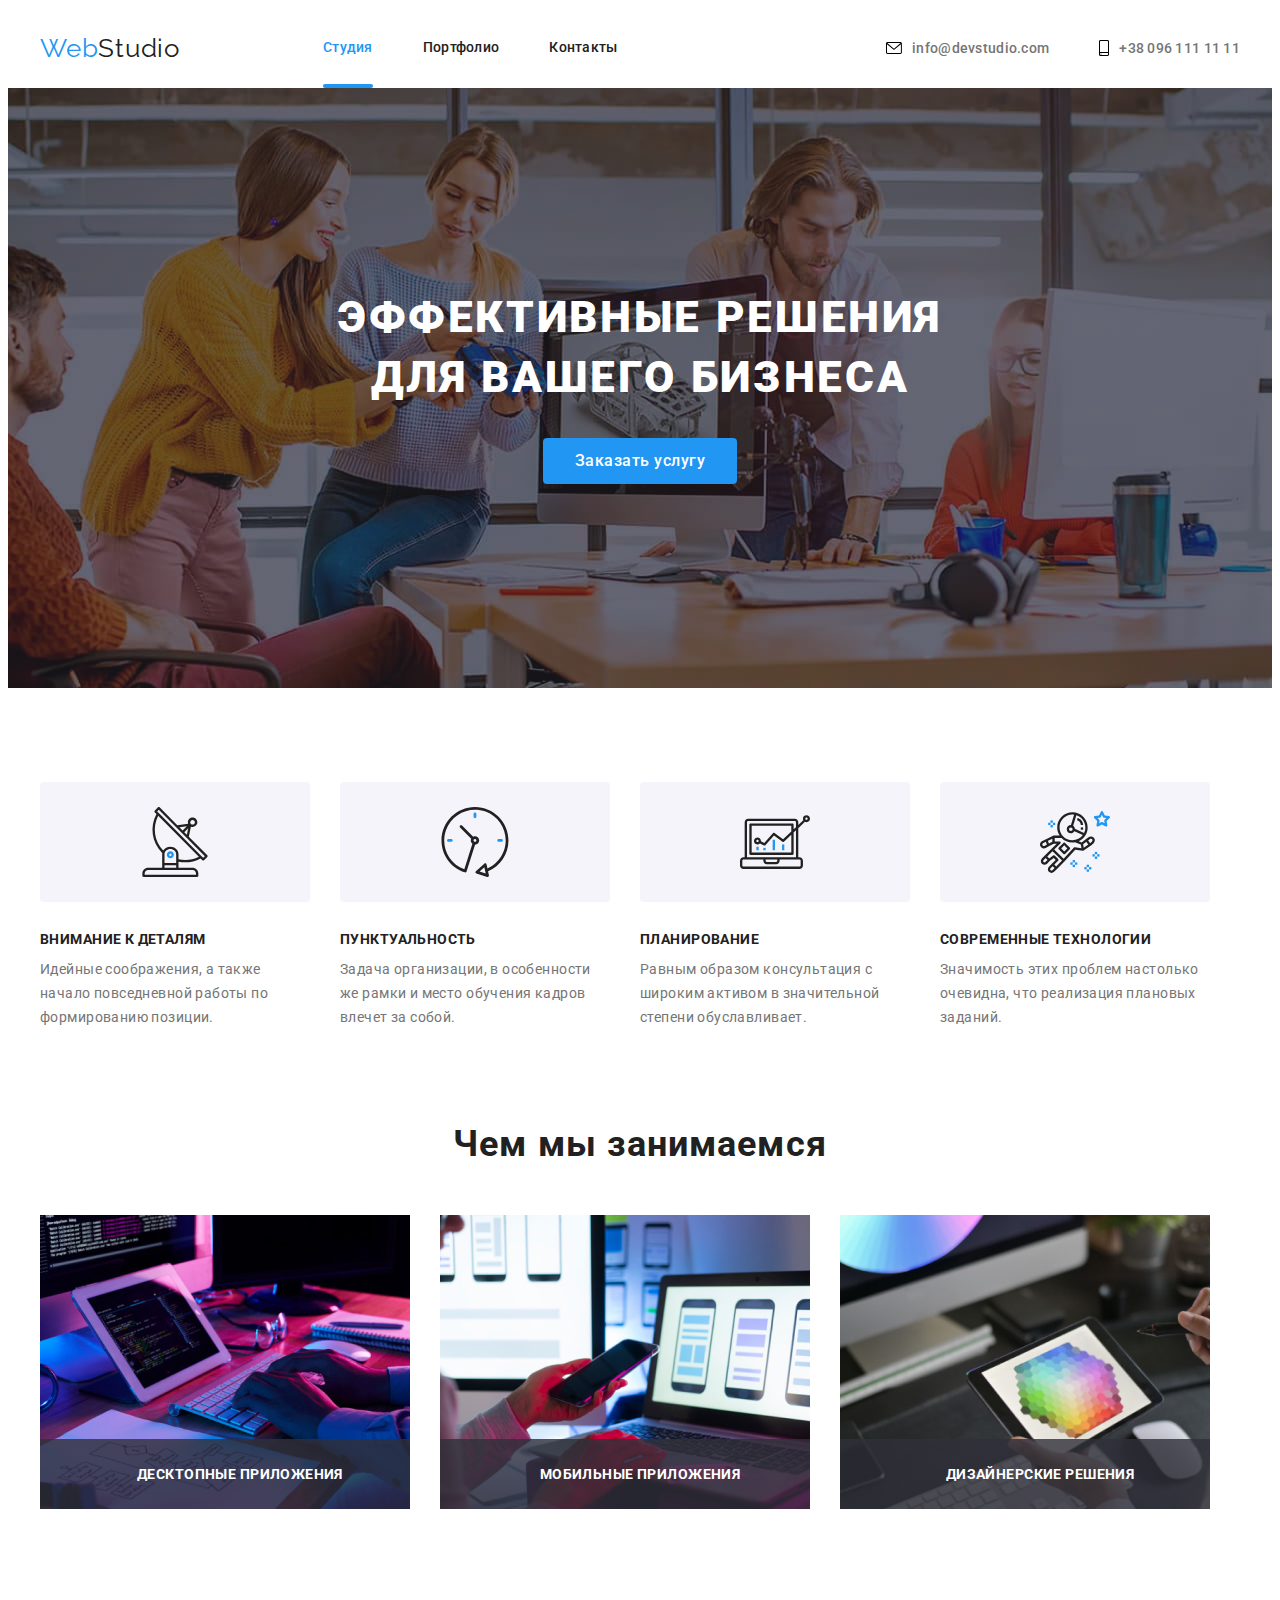
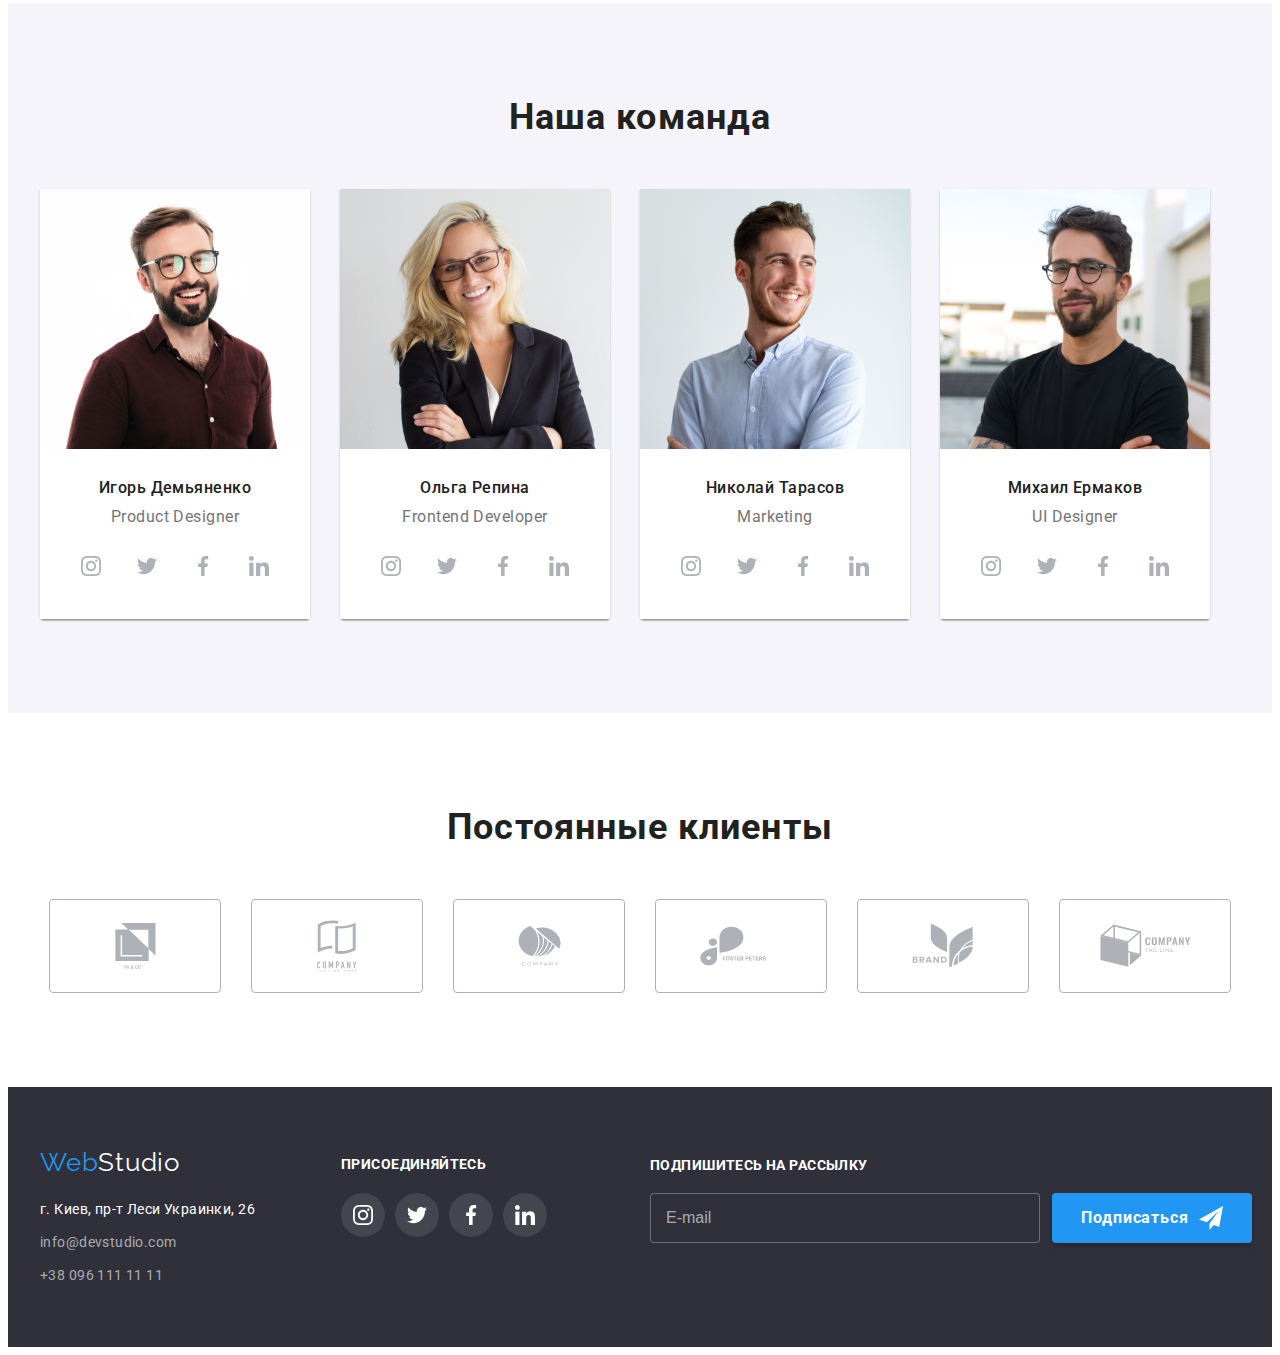
<file: index.html>
<!DOCTYPE html>
<html lang="ru">

<head>
	<meta charset="UTF-8" />
	<meta http-equiv="X-UA-Compatible" content="IE=edge" />
	<meta name="viewport" content="width=device-width, initial-scale=1.0" />
	<title>Studio</title>

	<link rel="stylesheet" href="https://cdnjs.cloudflare.com/ajax/libs/modern-normalize/1.1.0/modern-normalize.min.css"
		integrity="sha512-wpPYUAdjBVSE4KJnH1VR1HeZfpl1ub8YT/NKx4PuQ5NmX2tKuGu6U/JRp5y+Y8XG2tV+wKQpNHVUX03MfMFn9Q=="
		crossorigin="anonymous" referrerpolicy="no-referrer" />

	<link rel="preconnect" href="https://fonts.googleapis.com">

	<link rel="preconnect" href="https://fonts.gstatic.com" crossorigin>

	<link href="https://fonts.googleapis.com/css2?family=Raleway:wght@700&family=Roboto:wght@400;500;700;900&display=swap"
		rel="stylesheet">
	<link rel="stylesheet" href="https://cdnjs.cloudflare.com/ajax/libs/animate.css/4.1.1/animate.min.css" />

	<link rel="stylesheet" href="./css/main.min.css" />


</head>

<body>
	<header class="header">
		<div class="container header-container">
			<a class="logo link" href="">Web<span>Studio</span></a>
			<nav>
				<ul class="site-nav list">
					<li class="site-nav__item"><a href="" class="site-nav__link current  link">Студия</a></li>
					<li class="site-nav__item"><a href="./portfolio.html " class="site-nav__link  link">Портфолио</a></li>
					<li class="site-nav__item"><a href="" class="site-nav__link link">Контакты</a></li>
				</ul>
			</nav>
			<div class="contact">
				<a href="mailto:info@devstudio.com" class="contact__link link">
					<svg class="contact__icon" width="16" height="12">
						<use href="./images/icons.svg#icon-envelope-hover"></use>
					</svg>
					info@devstudio.com</a>
				<a href="tel:+380961111111" class="contact__link link "><svg class="contact__icon" width="10" height="16">
						<use href="./images/icons.svg#icon-smartphone"></use>
					</svg>
					+38 096 111 11 11
				</a>
			</div>
		</div>

	</header>

	<main>
		<section class="hero">
			<div class="overlay">
				<div class="hero__box container">
					<h1 class="hero__title">Эффективные решения для вашего бизнеса</h1>


					<button data-modal-open type="button" class="button primary">Заказать услугу</button>

					<div class="backdrop is-hidden" data-modal>
						<div class="modal">


							<button data-modal-close type="button" class="button-close">
								<svg class="close-icon" width="11" height="11">
									<use href="./images/icons.svg#icon-close-black-18dp-2-1">
									</use>
								</svg></button>


							<form class="form" autocomplete="off">

								<p class="form__title">Оставьте свои данные, мы вам перезвоним</p>

								<div class="form__field">
									<input class="form__input" type="text" name="username" id="username" />
									<label class="form__label" for="username">Имя</label>
									<svg class="form__icon" width="20" height="20">
										<use href="./images/icons.svg#icon-person-black"></use>
									</svg>
								</div>

								<div class="form__field">

									<input class="form__input" type="tel" name="phone_number" id="phone-number" />
									<label class="form__label" for="phone-number">Телефон</label>
									<svg class="form__icon" width="20" height="20">
										<use href="./images/icons.svg#icon-phone-black-18dp-1"></use>
									</svg>
								</div>

								<div class="form__field">

									<input class="form__input" type="email" name="user-email" id="user-email" />
									<label class="form__label" for="user-email">Почта</label>
									<svg class="form__icon" width="20" height="20">
										<use href="./images/icons.svg#icon-email-black-18dp-1"></use>
									</svg>
								</div>

								<div class="form__field">

									<textarea class="form__input" name="comments" id="comments" rows="5"
										placeholder="Введите текст"></textarea>
									<label class="form__label" for="comments">Комментарий
									</label>
								</div>


								<div class="checkbox">

									<label class="checkbox__label">
										<input type="checkbox" class="checkbox__input">
										<span class="checkbox__icon"></span>
										Соглашаюсь с рассылкой и принимаю
										<a class="checkbox__link" href="">&nbsp;Условия договора</a>
									</label>
								</div>

								<button class="button-submit" type="submit">Отправить</button>

							</form>

						</div>
					</div>
				</div>
			</div>
		</section>

		<section class="features">
			<div class="container">
				<ul class="features__list list">
					<li class="features__item icon-attention">
						<p class="features__title">Внимание к деталям</p>
						<p class="features__text">
							Идейные соображения, а также начало повседневной работы по
							формированию позиции.
						</p>
					</li>

					<li class="features__item icon-punctuality">
						<p class="features__title">Пунктуальность</p>
						<p class="features__text">
							Задача организации, в особенности же рамки и место обучения кадров
							влечет за собой.
						</p>
					</li>

					<li class="features__item icon-planning">
						<p class="features__title">Планирование</p>
						<p class="features__text">
							Равным образом консультация с широким активом в значительной
							степени обуславливает.
						</p>
					</li>

					<li class="features__item icon-technologies">
						<p class="features__title">Современные технологии</p>
						<p class="features__text">
							Значимость этих проблем настолько очевидна, что реализация
							плановых заданий.
						</p>
					</li>
				</ul>
			</div>
		</section>

		<section class="services">
			<div class="container">
				<h2 class="section-title">Чем мы занимаемся</h2>
				<ul class="services__list list">
					<li class="services__item">

						<img src="./images/what we do/img1.jpg" alt="чем мы занимаемся 1" width="370" />
						<div class="services__box">
							<p class="services__descr">Десктопные приложения</p>
						</div>
					</li>


					<li class="services__item">
						<img src="./images/what we do/img2.jpg" alt="чем мы занимаемся 2" width="370" />

						<div class="services__box">
							<p class="services__descr">Мобильные приложения</p>
						</div>
					</li>


					<li class="services__item">
						<img src="./images/what we do/img3.jpg" alt="чем мы занимаемся 3" width="370" />

						<div class="services__box">
							<p class="services__descr">Дизайнерские решения</p>
						</div>
					</li>
				</ul>
			</div>
		</section>

		<section class="team">
			<div class="container">
				<h2 class="section-title">Наша команда</h2>


				<ul class="team__list list">
					<li class="team__card">
						<img src="./images/team/img1.jpg" alt="демьяненко" width="270" />
						<div class="team__info">
							<p class="team__name">Игорь Демьяненко</p>
							<p class="team__position">Product Designer</p>


							<ul class="social-media list">
								<li class="social-media__item">
									<a class="social-media__link link" href="">
										<svg class="social-media__icon" width="20" height="20">
											<use href="./images/icons.svg#icon-instagram-2"></use>
										</svg>
									</a>
								</li>

								<li class="social-media__item">
									<a class="social-media__link link" href="">
										<svg class="social-media__icon" width="20" height="20">
											<use href="./images/icons.svg#icon-twitter-1"></use>
										</svg>
									</a>
								</li>

								<li class="social-media__item">
									<a class="social-media__link link" href="">
										<svg class="social-media__icon" width="20" height="20">
											<use href="./images/icons.svg#icon-facebook-1"></use>
										</svg>
									</a>
								</li>

								<li class="social-media__item">
									<a class="social-media__link link" href="">
										<svg class="social-media__icon" width="20" height="20">
											<use href="./images/icons.svg#icon-linkedin-1"></use>
										</svg>
									</a>
								</li>
							</ul>
						</div>

					</li>

					<li class="team__card">
						<img src="./images/team/img2.jpg" alt="репина" width="270" />
						<div class="team__info">
							<p class="team__name">Ольга Репина</p>
							<p class="team__position">Frontend Developer</p>


							<ul class="social-media list">
								<li class="social-media__item">
									<a class="social-media__link link" href="">
										<svg class="social-media__icon" width="20" height="20">
											<use href="./images/icons.svg#icon-instagram-2"></use>
										</svg>
									</a>
								</li>

								<li class="social-media__item">
									<a class="social-media__link link" href="">
										<svg class="social-media__icon" width="20" height="20">
											<use href="./images/icons.svg#icon-twitter-1"></use>
									</a>
									</svg>
								</li>

								<li class="social-media__item">
									<a class="social-media__link link" href="">
										<svg class="social-media__icon" width="20" height="20">
											<use href="./images/icons.svg#icon-facebook-1"></use>
										</svg>
									</a>
								</li>

								<li class="social-media__item">
									<a class="social-media__link link" href="">
										<svg class="social-media__icon" width="20" height="20">
											<use href="./images/icons.svg#icon-linkedin-1"></use>
										</svg>
									</a>
								</li>
							</ul>
						</div>
					</li>

					<li class="team__card">
						<img src="./images/team/img3.jpg" alt="тарасов" width="270" />
						<div class="team__info">
							<p class="team__name">Николай Тарасов</p>
							<p class="team__position">Marketing</p>

							<ul class="social-media list">
								<li class="social-media__item">
									<a class="social-media__link link" href="">
										<svg class="social-media__icon" width="20" height="20">
											<use href="./images/icons.svg#icon-instagram-2"></use>
										</svg>
									</a>
								</li>

								<li class="social-media__item">
									<a class="social-media__link link" href="">
										<svg class="social-media__icon" width="20" height="20">
											<use href="./images/icons.svg#icon-twitter-1"></use>
									</a>
									</svg>
								</li>

								<li class="social-media__item">
									<a class="social-media__link link" href="">
										<svg class="social-media__icon" width="20" height="20">
											<use href="./images/icons.svg#icon-facebook-1"></use>
										</svg>
									</a>
								</li>

								<li class="social-media__item">
									<a class="social-media__link link" href="">
										<svg class="social-media__icon" width="20" height="20">
											<use href="./images/icons.svg#icon-linkedin-1"></use>
										</svg>
									</a>
								</li>
							</ul>
						</div>
					</li>

					<li class="team__card">
						<img src="./images/team/img4.jpg" alt="ермаков" width="270" />
						<div class="team__info">
							<p class="team__name">Михаил Ермаков</p>
							<p class="team__position">UI Designer</p>

							<ul class="social-media list">
								<li class="social-media__item">
									<a class="social-media__link link" href="">
										<svg class="social-media__icon" width="20" height="20">
											<use href="./images/icons.svg#icon-instagram-2"></use>
										</svg>
									</a>
								</li>

								<li class="social-media__item">
									<a class="social-media__link link" href="">
										<svg class="social-media__icon" width="20" height="20">
											<use href="./images/icons.svg#icon-twitter-1"></use>
									</a>
									</svg>
								</li>

								<li class="social-media__item">
									<a class="social-media__link link" href="">
										<svg class="social-media__icon" width="20" height="20">
											<use href="./images/icons.svg#icon-facebook-1"></use>
										</svg>
									</a>
								</li>

								<li class="social-media__item">
									<a class="social-media__link link" href="">
										<svg class="social-media__icon" width="20" height="20">
											<use href="./images/icons.svg#icon-linkedin-1"></use>
										</svg>
									</a>
								</li>
							</ul>
						</div>
					</li>
				</ul>
			</div>
		</section>

		<section class="clients">
			<div class="container">
				<h2 class="section-title">Постоянные клиенты</h2>
				<ul class="clients__list list">
					<li class="clients__item"><a href="" class="clients__link link ">
							<svg class="clients__icon" width="41" height="46">
								<use href="./images/icons.svg#icon-group1"></use>
							</svg> </a> </li>

					<li class="clients__item"><a href="" class="clients__link link ">
							<svg class="clients__icon" width="40" height="52">
								<use href="./images/icons.svg#icon-group2"></use>
							</svg> </a> </li>

					<li class="clients__item"><a href="" class="clients__link link ">
							<svg class="clients__icon" width="43" height="41">
								<use href="./images/icons.svg#icon-group3"></use>
							</svg> </a> </li>

					<li class="clients__item"><a href="" class="clients__link link">
							<svg class="clients__icon" width="84" height="40">
								<use href="./images/icons.svg#icon-group4"></use>
							</svg> </a> </li>

					<li class="clients__item"><a href="" class="clients__link link">
							<svg class="clients__icon" width="62" height="45">
								<use href="./images/icons.svg#icon-group5"></use>
							</svg> </a></li>

					<li class="clients__item"><a href="" class="clients__link link ">
							<svg class="clients__icon" width="93" height="43">
								<use href="./images/icons.svg#icon-group6"></use>
							</svg></a></li>

				</ul>

			</div>
		</section>
	</main>



	<footer class="footer">
		<div class="container">
			<div class="footer__info">
				<div class="address">
					<a class="logo link footer__logo" href="">Web<span>Studio</span></a>
					<address class="footer__address">
						<p class="footer__street">г. Киев, пр-т Леси Украинки, 26</p>

						<ul class="list">
							<li class="footer__item"><a href="mailto:info@devstudio.com" class="footer__link">info@devstudio.com</a>
							</li>
							<li class="footer__item"><a href="tel:+380961111111" class="footer__link">+38 096 111 11
									11</a>
							</li>
						</ul>
					</address>
				</div>


				<div class="join">
					<p class="join__title">ПРИСОЕДИНЯЙТЕСЬ</p>

					<ul class="join__list list">
						<li class="join__item">
							<a class="join__link link" href="">
								<svg class="join__icon" width="20" height="20">
									<use href="./images/icons.svg#icon-instagram-2"></use>
								</svg>
							</a>
						</li>

						<li class="join__item">
							<a class="join__link link" href="">
								<svg class="join__icon" width="20" height="20">
									<use href="./images/icons.svg#icon-twitter-1"></use>
							</a>
							</svg>
						</li>

						<li class="join__item">
							<a class="join__link link" href="">
								<svg class="join__icon" width="20" height="20">
									<use href="./images/icons.svg#icon-facebook-1"></use>
								</svg>
							</a>
						</li>

						<li class="join__item">
							<a class="join__link link" href="">
								<svg class="join__icon" width="20" height="20">
									<use href="./images/icons.svg#icon-linkedin-1"></use>
								</svg>
							</a>
						</li>
					</ul>
				</div>

				<form class="footer-form">
					<p class="footer-form__title">Подпишитесь на рассылку</p>
					<div class="footer-form__items">
						<input class="footer-form__placeholder" type="email" name="footer-email" id="footer-email"
							placeholder="E-mail">
						<button class="footer-form__button" type="submit">Подписаться
							<svg class="footer-form__icon" width="24" height="24">
								<use href="./images/icons.svg#icon-icon-send"></use>
							</svg></button>
					</div>

				</form>

			</div>

		</div>
	</footer>

	<script src="./js/modal.js"></script>

</body>

</html>
</file>
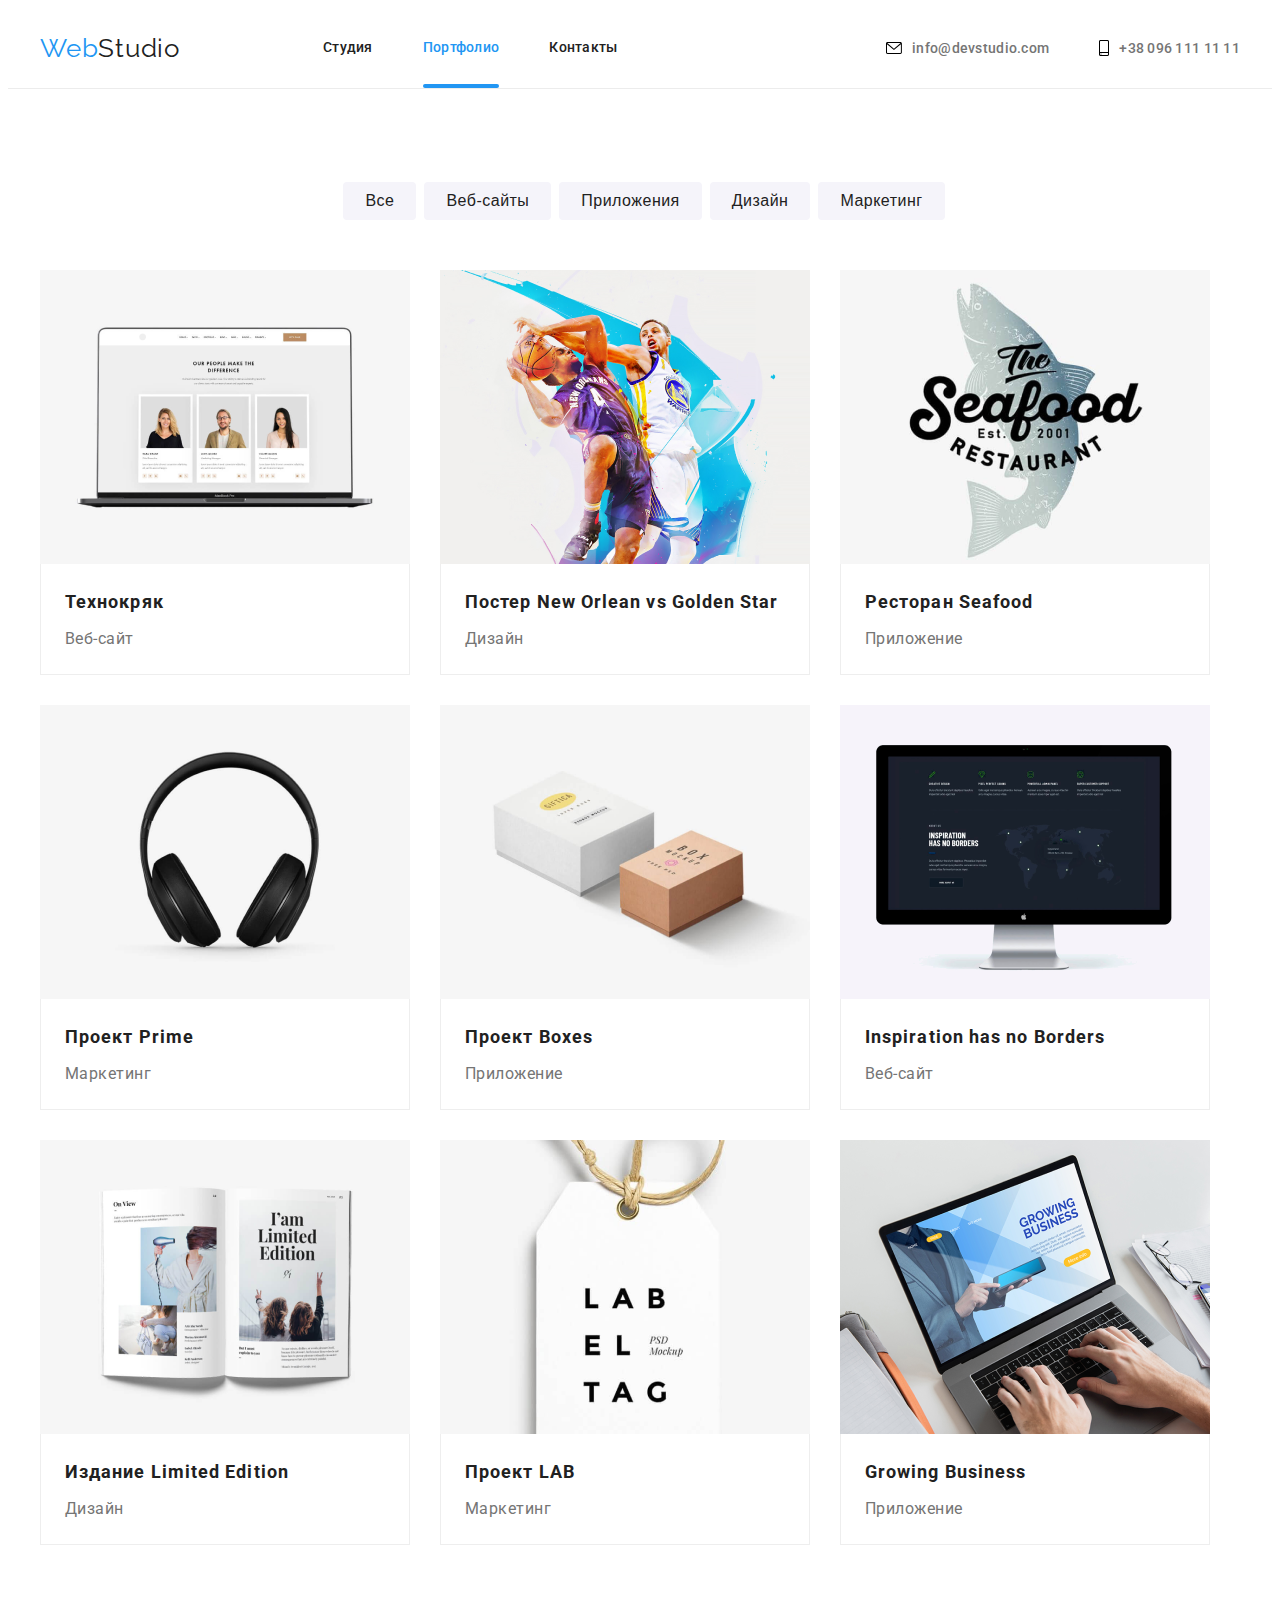
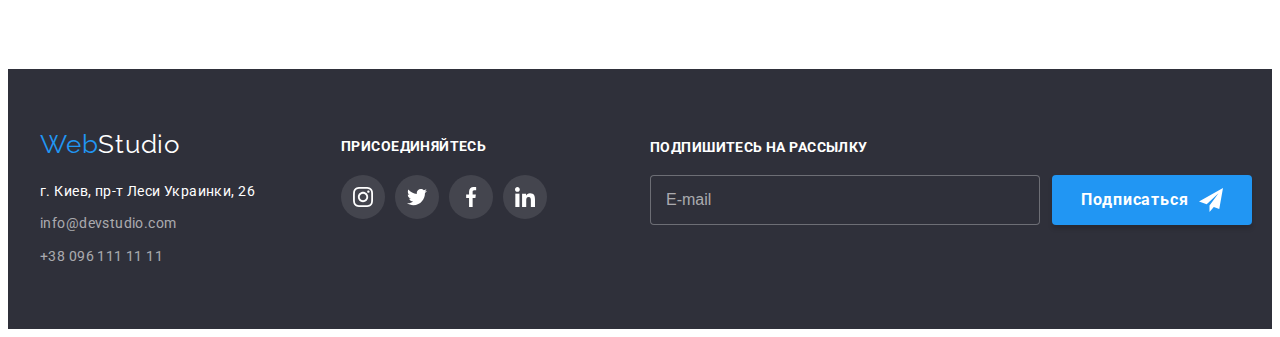
<file: portfolio.html>
<!DOCTYPE html>
<html lang="en">

<head>
	<meta charset="UTF-8" />
	<meta http-equiv="X-UA-Compatible" content="IE=edge" />
	<meta name="viewport" content="width=device-width, initial-scale=1.0" />
	<title>Portfolio</title>
	<link rel="stylesheet" href="https://cdnjs.cloudflare.com/ajax/libs/modern-normalize/1.1.0/modern-normalize.min.css"
		integrity="sha512-wpPYUAdjBVSE4KJnH1VR1HeZfpl1ub8YT/NKx4PuQ5NmX2tKuGu6U/JRp5y+Y8XG2tV+wKQpNHVUX03MfMFn9Q=="
		crossorigin="anonymous" referrerpolicy="no-referrer" />
	<link rel="preconnect" href="https://fonts.googleapis.com" />
	<link rel="preconnect" href="https://fonts.gstatic.com" crossorigin />
	<link href="https://fonts.googleapis.com/css2?family=Raleway:wght@700&family=Roboto:wght@400;500;700;900&display=swap"
		rel="stylesheet" />
	<link rel="stylesheet" href="https://cdnjs.cloudflare.com/ajax/libs/animate.css/4.1.1/animate.min.css" />
	<link rel="stylesheet" href="./css/styles.css " />
	<link rel="stylesheet" href="./css/main.min.css"/>
</head>


<body>
	<header class="header">
		<div class="container header-container">
			<a class="logo link" href="">Web<span>Studio</span></a>
			<nav>
				<ul class="site-nav list">
					<li class="site-nav__item"><a href="./index.html" class="site-nav__link  link">Студия</a></li>
					<li class="site-nav__item"><a href="./portfolio.html " class="site-nav__link current link">Портфолио</a></li>
					<li class="site-nav__item"><a href="" class="site-nav__link link">Контакты</a></li>
				</ul>
			</nav>
			<div class="contact">
				<a href="mailto:info@devstudio.com" class="contact__link link">
					<svg class="contact__icon" width="16" height="12">
						<use href="./images/icons.svg#icon-envelope-hover"></use>
					</svg>
					info@devstudio.com</a>
				<a href="tel:+380961111111" class="contact__link link "><svg class="contact__icon" width="10" height="16">
						<use href="./images/icons.svg#icon-smartphone"></use>
					</svg>
					+38 096 111 11 11
				</a>
			</div>
		</div>

	</header>


	<main>

		<section class="portfolio">
			<div class="container">
				<ul class="list button-box porfolio-filter">

					<li><button type="button" class="button-box__item secondary">Все</button></li>
					<li><button type="button" class="button-box__item secondary">Веб-сайты</button></li>
					<li><button type="button" class="button-box__item secondary">Приложения</button></li>
					<li><button type="button" class="button-box__item secondary">Дизайн</button></li>
					<li><button type="button" class="button-box__item secondary">Маркетинг</button></li>
				</ul>

				<ul class="portfolio-box list">
					<li class="portfolio-box__card">
						<a href="" class="link portfolio-box__link">

							<div class="portfolio-thumb">
								<img src="./images/portfolio/img1.png" width="370" alt="дисплей" />

								<div class="portfolio-overlay">
									<p class="portfolio-overlay__descr">Ресурс предлагает комплексные предложения с разным уровнем
										функционала и сервисов. Все это позволит посетителю получить исчерпывающие сведения о компании или
										частном лице.</p>
								</div>

							</div>

							<div class="portfolio-info">
								<h2 class="portfolio-info__title">Технокряк</h2>
								<p class="portfolio-info__text">Веб-сайт</p>
							</div>

						</a>
					</li>

					<li class="portfolio-box__card">
						<a href="" class="link portfolio-box__link">

							<div class="portfolio-thumb">
								<img src="./images/portfolio/img2.png" width="370" alt="баскетбол" />

								<div class="portfolio-overlay">
									<p class="portfolio-overlay__descr">Ресурс предлагает комплексные предложения с разным уровнем
										функционала и сервисов. Все это позволит посетителю получить исчерпывающие сведения о компании или
										частном лице.</p>
								</div>
							</div>

							<div class="portfolio-info">
								<h2 class="portfolio-info__title">Постер New Orlean vs Golden Star</h2>
								<p class="portfolio-info__text">Дизайн</p>
							</div>
						</a>
					</li>

					<li class="portfolio-box__card">
						<a href="" class="link portfolio-box__link">
							<div class="portfolio-thumb">
								<img src="./images/portfolio/img3.png" width="370" alt="морепродукты" />
								<div class="portfolio-overlay">
									<p class="portfolio-overlay__descr">Ресурс предлагает комплексные предложения с разным уровнем
										функционала и сервисов. Все это позволит посетителю получить исчерпывающие сведения о компании или
										частном лице.</p>
								</div>
							</div>
							<div class="portfolio-info">
								<h2 class="portfolio-info__title">Ресторан Seafood</h2>
								<p class="portfolio-info__text">Приложение</p>
							</div>
						</a>
					</li>

					<li class="portfolio-box__card">
						<a href="" class="link portfolio-box__link">

							<div class="portfolio-thumb">
								<img src="./images/portfolio/img4.png" width="370" alt="наушники" />
								<div class="portfolio-overlay">
									<p class="portfolio-overlay__descr">Ресурс предлагает комплексные предложения с разным уровнем
										функционала и
										сервисов. Все это позволит посетителю получить исчерпывающие сведения о компании или частном лице.
									</p>
								</div>
							</div>

							<div class="portfolio-info">
								<h2 class="portfolio-info__title">Проект Prime</h2>
								<p class="portfolio-info__text">Маркетинг</p>
							</div>
						</a>
					</li>

					<li class="portfolio-box__card">
						<a href="" class="link portfolio-box__link">
							<div class="portfolio-thumb">
								<img src="./images/portfolio/img5.png" width="370" alt="коробки" />
								<div class="portfolio-overlay">
									<p class="portfolio-overlay__descr">Ресурс предлагает комплексные предложения с разным уровнем
										функционала и
										сервисов. Все это позволит посетителю получить исчерпывающие сведения о компании или частном лице.
									</p>
								</div>
							</div>


							<div class="portfolio-info">
								<h2 class="portfolio-info__title">Проект Boxes</h2>
								<p class="portfolio-info__text">Приложение</p>
							</div>
						</a>
					</li>

					<li class="portfolio-box__card">
						<a href="" class="link portfolio-box__link">

							<div class="portfolio-thumb">
								<img src="./images/portfolio/img6.png" width="370" alt="монитор" />
								<div class="portfolio-overlay">
									<p class="portfolio-overlay__descr">Ресурс предлагает комплексные предложения с разным уровнем
										функционала и
										сервисов. Все это позволит посетителю получить исчерпывающие сведения о компании или частном лице.
									</p>
								</div>
							</div>

							<div class="portfolio-info">
								<h2 class="portfolio-info__title">Inspiration has no Borders</h2>
								<p class="portfolio-info__text">Веб-сайт</p>
							</div>
						</a>
					</li>

					<li class="portfolio-box__card">
						<a href="" class="link portfolio-box__link">
							<div class="portfolio-thumb">
								<img src="./images/portfolio/img7.png" width="370" alt="журнал" />
								<div class="portfolio-overlay">
									<p class="portfolio-overlay__descr">Ресурс предлагает комплексные предложения с разным уровнем
										функционала и
										сервисов. Все это позволит посетителю получить исчерпывающие сведения о компании или частном лице.
									</p>
								</div>
							</div>

							<div class="portfolio-info">
								<h2 class="portfolio-info__title">Издание Limited Edition</h2>
								<p class="portfolio-info__text">Дизайн</p>
							</div>
						</a>
					</li>

					<li class="portfolio-box__card">
						<a href="" class="link portfolio-box__link">
							<div class="portfolio-thumb">
								<img src="./images/portfolio/img8 (2).png" width="370" alt="тег" />
								<div class="portfolio-overlay">
									<p class="portfolio-overlay__descr">Ресурс предлагает комплексные предложения с разным уровнем
										функционала и
										сервисов. Все это позволит посетителю получить исчерпывающие сведения о компании или частном лице.
									</p>
								</div>
							</div>

							<div class="portfolio-info">
								<h2 class="portfolio-info__title">Проект LAB</h2>
								<p class="portfolio-info__text">Маркетинг</p>
							</div>
						</a>
					</li>

					<li class="portfolio-box__card">
						<a href="" class="link portfolio-box__link">

							<div class="portfolio-thumb">
								<img src="./images/portfolio/img9.png" width="370" alt="ноутбук" />
								<div class="portfolio-overlay">
									<p class="portfolio-overlay__descr">Ресурс предлагает комплексные предложения с разным уровнем
										функционала и
										сервисов. Все это позволит посетителю получить исчерпывающие сведения о компании или частном лице.
									</p>
								</div>
							</div>

							<div class="portfolio-info">
								<h2 class="portfolio-info__title">Growing Business</h2>
								<p class="portfolio-info__text">Приложение</p>
							</div>
						</a>
					</li>
				</ul>
			</div>
		</section>
	</main>

	<footer class="footer">
		<div class="container">
			<div class="footer__info">
				<div class="address">
					<a class="logo link footer__logo" href="">Web<span>Studio</span></a>
					<address class="footer__address">
						<p class="footer__street">г. Киев, пр-т Леси Украинки, 26</p>

						<ul class="list">
							<li class="footer__item"><a href="mailto:info@devstudio.com" class="footer__link">info@devstudio.com</a>
							</li>
							<li class="footer__item"><a href="tel:+380961111111" class="footer__link">+38 096 111 11
									11</a>
							</li>
						</ul>
					</address>
				</div>


				<div class="join">
					<p class="join__title">ПРИСОЕДИНЯЙТЕСЬ</p>

					<ul class="join__list list">
						<li class="join__item">
							<a class="join__link link" href="">
								<svg class="join__icon" width="20" height="20">
									<use href="./images/icons.svg#icon-instagram-2"></use>
								</svg>
							</a>
						</li>

						<li class="join__item">
							<a class="join__link link" href="">
								<svg class="join__icon" width="20" height="20">
									<use href="./images/icons.svg#icon-twitter-1"></use>
							</a>
							</svg>
						</li>

						<li class="join__item">
							<a class="join__link link" href="">
								<svg class="join__icon" width="20" height="20">
									<use href="./images/icons.svg#icon-facebook-1"></use>
								</svg>
							</a>
						</li>

						<li class="join__item">
							<a class="join__link link" href="">
								<svg class="join__icon" width="20" height="20">
									<use href="./images/icons.svg#icon-linkedin-1"></use>
								</svg>
							</a>
						</li>
					</ul>
				</div>

				<form class="footer-form">
					<p class="footer-form__title">Подпишитесь на рассылку</p>
					<div class="footer-form__items">
						<input class="footer-form__placeholder" type="email" name="footer-email" id="footer-email"
							placeholder="E-mail">
						<button class="footer-form__button" type="submit">Подписаться
							<svg class="footer-form__icon" width="24" height="24">
								<use href="./images/icons.svg#icon-icon-send"></use>
							</svg></button>
					</div>

				</form>

			</div>

		</div>
	</footer>
</body>

</html>
</file>
<file: css/styles.css>
:root {
	--primary-text-color: #212121;
	--additional-tex-color: #757575;
	--white-color: #FFFFFF;
	--accent-color: #2196F3;
	--white-transparent: rgba(255, 255, 255, 0.6);
	--button-bg-color: #F5F4FA;

}

body {
	background-color: #FFFFFF;
	color: var(--primary-text-color);
	font-family: Roboto, sans-serif;
}


.container {
	width: 1200px;
	padding-left: 15px;
	padding-right: 15px;
	margin: 0 auto;
}

.list {
	list-style: none;
	padding: 0px;
	margin: 0px;
}

.link {
	text-decoration: none;
}

/* header */
.header {
	border-bottom: 1px solid #ECECEC;
	margin: 0 0 -1px;
}

.header span {
	color: var(--primary-text-color);
}

.header-container {
	display: flex;
	align-items: center;
}

.header-icon {

	transition: fill 250ms cubic-bezier(0.4, 0, 0.2, 1);
}

.header-icon:hover {
	fill: #2196F3;
}


.logo {
	display: inline-block;
	color: var(--accent-color);
	font-family: Raleway, sans-serif;
	font-size: 26px;
	line-height: 1.19;
	letter-spacing: 0.03em;
}

/* site nav */

.site-nav {
	display: flex;
	margin-left: 93px;
}

.site-nav__item {
	margin-left: 50px;
}

.site-nav__link {

	display: block;
	padding-top: 32px;
	padding-bottom: 32px;

	color: var(--primary-text-color);
	font-weight: 500;
	font-size: 14px;
	line-height: 1.14;
	letter-spacing: 0.02em;
	transition: color 250ms cubic-bezier(0.4, 0, 0.2, 1);

}


.current {
	position: relative;
}

.current::before {
	content: "";
	position: absolute;
	bottom: 0;
	left: 0;
	width: 100%;
	height: 4px;
	display: inline-block;
	margin-right: 10px;
	background-color: var(--accent-color);
	border-radius: 2px;
}

.site-nav__link:hover,
.site-nav__link:focus {
	color: var(--accent-color);
}

.site-nav__link.current {
	color: var(--accent-color);
}


/* contact */


.contact {
	display: flex;
	align-items: center;
	margin: 0 0 0 auto;

}

.contact__link:hover .contact__icon,
.contact__link:focus .contact__icon {
	fill: #2196F3;
}

.contact__link {
	color: var(--additional-tex-color);
	font-size: 14px;
	letter-spacing: 0.02em;
	display: flex;
	align-items: center;
	margin-left: 50px;
	font-weight: 500;
	transition: color 250ms cubic-bezier(0.4, 0, 0.2, 1);
}

.contact__link:hover,
.contact__link:focus {
	color: var(--accent-color);
}

.contact__icon {
	margin: 0 10px 0 0;
}

.contact__link:first-child {
	margin: 0;
}

/* hero */

.hero {
	background-color: #2F303A;
	text-align: center;

}

.overlay {
	height: 600px;
	outline: 1ps solid black;
	margin-left: auto;
	margin-right: auto;
	background-size: cover;
	background-repeat: no-repeat;
	background-position: center;
	background-image: linear-gradient(to right,
			rgba(47, 48, 58, 0.4),
			rgba(47, 48, 58, 0.4)),
		url(../images/background/background.jpg);

}

.hero__box {
	max-width: 696px;
	text-align: center;
	margin: 0 auto;
	padding: 200px 0;


}

.hero__title {
	margin-top: 0;
	margin-bottom: 30px;
	color: var(--white-color);
	font-weight: 900;
	font-size: 44px;
	line-height: 1.36;
	text-transform: uppercase;
	letter-spacing: 0.06em;

}


/* section */

.section-title {
	margin-top: 0px;
	margin-bottom: 0px;
	color: var(--primary-text-color);
	font-weight: 700;
	font-size: 36px;
	line-height: 1.16;
	text-align: center;
	letter-spacing: 0.03em;
}

/* features */

.features {
	padding: 94px 0 0;
}

.features__list {
	display: flex;
}

.features__item {
	margin: 0 30px 0 0;
	max-width: 270px;
}

.features__item:last-child {
	margin: 0;
}

.features__item::before {
	display: block;
	content: "";
	height: 120px;
	background-repeat: no-repeat;
	background-size: contain;
	background-position: center;
	background-color: #F5F4FA;
	background-size: auto;
	margin: 0 0 30px;
	border-radius: 4px;

}

.icon-attention::before {
	background-image: url(../images/background/antenna\ 1.svg);

}

.icon-punctuality::before {
	background-image: url(../images/background/clock\ 1.svg);
}

.icon-planning::before {
	background-image: url(../images/background/diagram\ 1.svg);
}



.icon-technologies::before {
	background-image: url(../images/background/astronaut\ 1.svg);
}


.features__title {
	color: var(--primary-text-color);
	font-weight: 700;
	font-size: 14px;
	line-height: 1.14;
	text-transform: uppercase;
	letter-spacing: 0.03em;
	margin: 0 0 10px;
}

.features__text {
	color: var(--additional-tex-color);
	font-weight: 400;
	font-size: 14px;
	line-height: 1.71;
	letter-spacing: 0.03em;
	margin: 0;
}

/* services */

.services {
	padding: 94px 0;
}

.services__list {
	display: flex;
	margin-top: 50px;
	font-size: 0;
}

.services__item+.services__item {
	margin-left: 30px;
}

.services__item {
	position: relative;
}

.services__box {
	display: flex;
	justify-content: center;
	align-items: center;
	position: absolute;
	width: 100%;
	height: 70px;
	bottom: 0;
	background: rgba(47, 48, 58, 0.8);

}

.services__descr {
	position: absolute;
	margin-left: 30px;
	font-family: 'Roboto';
	font-weight: 700;
	font-size: 14px;
	line-height: 16px;
	text-align: center;
	letter-spacing: 0.03em;
	text-transform: uppercase;

	color: #FFFFFF;
}




/* team */


.team {
	background-color: #F5F4FA;
	padding: 94px 0;

}

.team__list {
	display: flex;
	margin-top: 50px;

}

.team__card {
	font-size: 0;
	box-shadow: 0px 1px 3px rgba(0, 0, 0, 0.12), 0px 1px 1px rgba(0, 0, 0, 0.14), 0px 2px 1px rgba(0, 0, 0, 0.2);
	border-radius: 0px 0px 4px 4px;
}

.team__card+.team__card {
	margin-left: 30px;
}

.team__name {
	margin: 0 0 10px;
	color: var(--primary-text-color);
	font-weight: 500;
	font-size: 16px;
	line-height: 1.18;
	letter-spacing: 0.03em;
	text-align: center;
}

.team__position {
	margin: 0;
	margin-bottom: 16px;
	color: var(--additional-tex-color);
	font-weight: 400;
	font-size: 16px;
	line-height: 1.18;
	letter-spacing: 0.03em;
	text-align: center;
}

.team__info {
	margin: 0;
	padding: 30px 0;
	background-color: #fff;
}

/* social-media */

.social-media {
	display: flex;
	justify-content: center;
}

.social-media__item:not(:last-child) {
	margin-right: 10px;
}

.social-media__link {
	display: flex;
	align-items: center;
	justify-content: center;
	width: 44px;
	height: 44px;
	background-color: #fff;
	border-radius: 50px;
	border: 1px solid #FFFFFF;

	transition: background-color 250ms cubic-bezier(0.4, 0, 0.2, 1), fill 250ms cubic-bezier(0.4, 0, 0.2, 1);
}

.social-media__icon {
	fill: #AFB1B8;
	transition: fill 250ms cubic-bezier(0.4, 0, 0.2, 1);

}

.social-media__link:hover,
.social-media__link:focus {
	background-color: var(--accent-color);
}

.social-media__link:hover .social-media__icon,
.social-media__link:focus .social-media__icon {
	fill: #FFFFFF;
}

/* clients */

.clients {
	padding: 94px 0;
}

.clients__list {
	display: flex;
	justify-content: center;
	align-items: center;
	margin-top: 50px;

}

.clients__item {
	margin-right: 30px;
}

.clients__item:last-child {
	margin: 0;

}

.clients__link {
	display: flex;
	align-items: center;
	justify-content: center;
	width: 170px;
	height: 92px;
	border: 1px solid #AFB1B8;
	border-radius: 4px;

	transition: color 250ms cubic-bezier(0.4, 0, 0.2, 1);
}

.clients__link:hover {
	border: 1px solid #2196F3;
}

.clients__link:hover .clients__icon,
.clients__link:focus .clients__icon {
	fill: #2196F3;
}

.clients__icon {
	fill: #AFB1B8;
	transition: fill 250ms cubic-bezier(0.4, 0, 0.2, 1);
}



/* footer */
.footer {
	background-color: #2F303A;
	padding: 60px 0;

}

.footer__info {
	display: flex;
}

.footer span {
	color: var(--white-color);
}

.footer__logo {
	margin-bottom: 20px;
}

.footer__item {
	margin: 0 0 9px;
}

.footer__item:last-child {
	margin: 0;
}

.footer__address {
	width: 231px;
}

.footer__street {
	display: inline-block;
	color: var(--white-color);
	font-style: normal;
	font-weight: 400;
	font-size: 14px;
	line-height: 1.71;
	letter-spacing: 0.03em;
	margin: 0 0 9px;
}

.footer__link {
	display: inline-block;
	text-decoration: none;
	color: var(--white-transparent);
	font-style: normal;
	font-weight: 400;
	font-size: 14px;
	line-height: 1.71;
	letter-spacing: 0.03em;
}


.join {
	margin-left: 70px;
}

.join__title {
	display: inline-block;
	margin-top: 10px;
	margin-bottom: 20px;
	color: var(--white-color);
	font-weight: 700;
	font-size: 14px;
	line-height: 1.14;
	letter-spacing: 0.03em;
	text-align: left;
	vertical-align: center;
}

.join__list {
	display: flex;
	justify-content: left;
}

.join__item:not(last child) {
	margin-right: 10px;
}

.join__link {
	display: flex;
	align-items: center;
	justify-content: center;
	width: 44px;
	height: 44px;
	background-color: rgba(255, 255, 255, 0.1);
	border-radius: 50px;

	transition: background-color 250ms cubic-bezier(0.4, 0, 0.2, 1);


}

.join__icon {
	fill: #fff;

}

.join__link:hover,
.join__link:focus {

	background-color: var(--accent-color);
}


/* footer-form */
.footer-form {

	margin-left: 93px;
	margin-right: 215px;

}

.footer-form__title {

	margin-top: 10px;
	margin-bottom: 20px;
	color: var(--white-color);
	font-weight: 700;
	font-size: 14px;
	line-height: 16px;
	letter-spacing: 0.03em;
	text-transform: uppercase;

}

.footer-form__items {
	display: flex;
	align-items: center;
	position: relative;
}

.footer-form__placeholder {
	outline: none;
	padding: 15px;
	border: 1px solid rgba(255, 255, 255, 0.3);
	filter: drop-shadow(0px 4px 4px) rgba(0, 0, 0, 0.15);
	border-radius: 4px;
	background: #2F303A;
	font-size: 16px;
	width: 358px;
	color: rgba(255, 255, 255, 0.6);
}

.footer-form__placeholder::-webkit-input-placeholder {
	color: rgba(255, 255, 255, 0.6);
}

.footer-form__button {
	display: flex;
	margin-left: 12px;
	align-items: center;
	justify-content: center;
	width: 200px;
	height: 50px;
	font-family: Roboto;
	font-weight: 700;
	font-size: 16px;
	line-height: 1.62;
	text-align: center;
	letter-spacing: 0.06em;
	border-radius: 4px;
	cursor: pointer;
	color: var(--white-color);
	background-color: var(--accent-color);
	border: transparent;
	box-shadow: 0px 4px 4px rgba(0, 0, 0, 0.15);
}

.footer-form__icon {
	margin-left: 10px;
}




/* button */
.button {
	display: inline-block;
	padding: 10px 32px;
	min-width: 136px;

	font-family: inherit;
	font-weight: 500;
	font-size: 16px;
	line-height: 1.62;
	text-align: center;
	letter-spacing: 0.03em;
	border-radius: 4px;
	cursor: pointer;

}

.button-box {
	display: flex;
	justify-content: center;
}

.button-box__item {
	margin-left: 8px;
	font-size: 16px;
	line-height: 1.62;
	text-align: center;
	letter-spacing: 0.03em;
	border-radius: 4px;
	padding: 6px 22px;
	background-color: #F5F4FA;
	cursor: pointer;
	font-weight: 500;

}

.button-box__item.primary,
.button.primary {
	color: var(--white-color);
	background-color: var(--accent-color);
	border: transparent;
}

.button-box__item.secondary,
.button.secondary {
	color: var(--primary-text-color);
	background-color: var(--button-bg-color);
	border: transparent;
	transition: color 250ms cubic-bezier(0.4, 0, 0.2, 1), background-color 250ms cubic-bezier(0.4, 0, 0.2, 1);
}

.button-box__item.secondary:hover,
.button-box__item.secondary:focus,
.button.secondary:hover,
.button.secondary:focus {
	color: var(--white-color);
	background-color: var(--accent-color);
	border: transparent;

}



/* portfolio */

.portfolio {
	padding: 94px 0;
}

.porfolio-filter {

	margin: 0 0 50px;
}


.portfolio h2 {
	color: var(--primary-text-color);
	font-weight: 700;
	font-size: 18px;
	line-height: 2;
	letter-spacing: 0.06em;
}

.portfolio p {
	color: var(--additional-tex-color);
	font-weight: 400;
	font-size: 16px;
	line-height: 1.87;
	letter-spacing: 0.03em;
}

.portfolio-box {

	display: flex;
	flex-wrap: wrap;
	margin: 0 -15px;

}


.portfolio-box__card {
	margin: 0 15px 30px;
	max-width: 370px;
}

.portfolio-box__link {
	font-size: 0;
	display: block;
	transition: box-shadow 250ms cubic-bezier(0.4, 0, 0.2, 1);
}

.portfolio-box__link:hover {
	box-shadow: 1px 4px 6px 0px #00000029;

}

.portfolio-overlay {
	display: flex;
	align-items: center;
	justify-content: center;
	position: absolute;
	bottom: 0;
	opacity: 0;
	visibility: hidden;
	width: 100%;
	height: 0;
	transition: opacity 250ms cubic-bezier(0.4, 0, 0.2, 1), visibility 250ms cubic-bezier(0.4, 0, 0.2, 1), height 250ms cubic-bezier(0.4, 0, 0.2, 1);
}

.portfolio-overlay::before {
	position: absolute;
	content: '';
	width: 100%;
	height: 100%;
	background-color: #2196F3E5
}

p.portfolio-overlay__descr {
	z-index: 1;
	color: #FFFFFF;
	width: 322px;
	height: 168px;
	left: 239px;
	top: 325px;
	font-family: 'Roboto';
	font-weight: 400;
	font-size: 18px;
	line-height: 28px;
	letter-spacing: 0.03em;

}

.portfolio-info {
	border: 1px solid #EEEEEE;
	border-top: none;
	padding: 20px 24px;
}

.portfolio-info__title {
	margin: 0 0 4px;
}

.portfolio-info__text {
	margin: 0;
}

.portfolio-thumb {
	position: relative;
	display: flex;
	justify-content: center;
	align-items: center;
}

.portfolio-thumb:hover .portfolio-overlay {
	opacity: 1;
	visibility: visible;
	height: 100%;
}





/* modal */

.backdrop {
	z-index: 1;
	position: fixed;
	top: 0;
	left: 0;
	width: 100%;
	height: 100%;
	background-color: rgba(0, 0, 0, 0.2);
	visibility: visible;
	opacity: 1;
	transition: opacity 250ms cubic-bezier(0.4, 0, 0.2, 1), visibility 250ms cubic-bezier(0.4, 0, 0.2, 1);
}

.backdrop.is-hidden {
	visibility: hidden;
	opacity: 0;
	pointer-events: none;
}

.modal {
	position: absolute;
	top: 50%;
	left: 50%;
	transform: translate(-50%, -50%);

	width: 528px;
	height: 581px;
	background-color: #fff;


	border-radius: 4px;
	box-shadow: 0px 2px rgba(0, 0, 0, 0.2);

}

.close-icon {
	width: 100%;
	height: 100%;
}

.button-close {
	position: relative;
	margin-left: 490px;
	margin-top: 8px;
	margin-right: 8px;
	border-radius: 50px;
	border: 1px solid rgba(0, 0, 0, 0.1);
	width: 30px;
	height: 30px;
	background: #FFFFFF;
	cursor: pointer;
	transition: fill 250ms cubic-bezier(0.4, 0, 0.2, 1);
}

.button-close:hover {
	fill: #2196F3;
}

/* form */


.form {
	width: 528px;
	height: 581px;
	margin-left: auto;
	margin-right: auto;
	padding-bottom: 40px;
	padding-left: 40px;
	padding-right: 40px;

}

.form__field {
	position: relative;
	margin-bottom: 10px;
	display: flex;
	flex-direction: column-reverse;
}



.form__label {
	margin-bottom: 4px;
	text-align: left;
	font-weight: 400;
	font-size: 12px;
	line-height: 14px;
	letter-spacing: 0.01em;
	color: #757575;
}


.form__input {
	border: 1px solid rgba(33, 33, 33, 0.2);
	border-radius: 4px;
	font-size: 20px;
	margin: 0;
	padding: 10px 20px;
	outline: none;
	padding-left: 42px;
}

.form__input:focus~label {
	color: #2196F3;
}

.form__input:focus~svg {
	fill: #2196F3;
}

.form__input:focus {
	border: 1px solid #2196F3;
}

.form__icon {
	position: absolute;
	left: 15px;
	bottom: 14px;
}

.form__field textarea::placeholder {
	width: 416px;
	height: 96px;
	left: 592px;
	top: 530px;
	font-family: 'Roboto';
	font-weight: 400;
	font-size: 12px;
	line-height: 14px;
	letter-spacing: 0.01em;
	color: rgba(117, 117, 117, 0.5);

}

.form__field textarea {
	overflow: hidden;
	resize: none;
	padding: 12px 16px;
	font-weight: 400;
	font-size: 12px;
	line-height: 14px;
	letter-spacing: 0.01em;
	border: 1px solid rgba(33, 33, 33, 0.2);
	border-radius: 4px;
	height: 120px;
}




.form__title {
	display: inline-block;
	margin-top: 0;
	margin-bottom: 12px;
	text-align: center;
	font-family: 'Roboto';
	font-weight: 700;
	font-size: 20px;
	line-height: 23px;
	text-align: center;
	letter-spacing: 0.03em;
	color: #212121;
}

.checkbox__label {
	display: flex;
	align-items: center;
	font-weight: 400;
	font-size: 14px;
	line-height: 24px;
	letter-spacing: 0.03em;
	color: #757575;
}

.checkbox {
	margin: 0 0 30px 10px;
}

.checkbox__input {
	-webkit-appearance: none;
	-moz-appearance: none;
	appearance: none;
}

.checkbox__input:checked+.checkbox-icon {
	background-image: url(../images/check.svg);
	background-color: #2196F3;
	background-size: contain;
	background-repeat: no-repeat;
	border: 1px solid #2196F3;
	background-position: center;
}

.checkbox__icon {
	display: block;
	border: 1px solid #212121;
	border-radius: 2px;
	width: 16px;
	height: 15px;
	margin-right: 7px;
}

.checkbox__link {
	color: #2196F3;
	font-weight: 400;
	font-size: 14px;
	line-height: 24px;
	letter-spacing: 0.03em;
}

.button-submit {

	display: inline-block;
	padding: 10px 55px;
	margin: 0;
	width: 200px;
	height: 50px;

	font-family: inherit;
	font-weight: 700;
	font-size: 16px;
	line-height: 1.62;
	text-align: center;
	letter-spacing: 0.06em;
	border-radius: 4px;
	cursor: pointer;
	color: var(--white-color);
	background-color: var(--accent-color);
	border: transparent;
	box-shadow: 0px 4px 4px rgba(0, 0, 0, 0.15);
}
</file>
<file: css/main.min.css>
:root{--primary-text-color: #212121;--additional-tex-color: #757575;--white-color: #FFFFFF;--accent-color: #2196F3;--white-transparent: rgba(255, 255, 255, 0.6);--button-bg-color: #F5F4FA}body{background-color:#fff;color:var(--primary-text-color);font-family:Roboto,sans-serif}.container{width:1200px;padding-left:15px;padding-right:15px;margin:0 auto}.list{list-style:none;padding:0px;margin:0px}.link{text-decoration:none}.section-title{margin-top:0px;margin-bottom:0px;color:var(--primary-text-color);font-weight:700;font-size:36px;line-height:1.16;text-align:center;letter-spacing:.03em}.header{border-bottom:1px solid #ececec;margin:0 0 -1px}.header span{color:var(--primary-text-color)}.header-container{display:flex;align-items:center}.header-icon{transition:fill 250ms cubic-bezier(0.4, 0, 0.2, 1)}.header-icon:hover{fill:#2196f3}.logo{display:inline-block;color:var(--accent-color);font-family:Raleway,sans-serif;font-size:26px;line-height:1.19;letter-spacing:.03em}.contact{display:flex;align-items:center;margin:0 0 0 auto}.contact__link{color:var(--additional-tex-color);font-size:14px;letter-spacing:.02em;display:flex;align-items:center;margin-left:50px;font-weight:500;transition:color 250ms cubic-bezier(0.4, 0, 0.2, 1)}.contact__link:hover,.contact__link:focus{color:var(--accent-color)}.contact__link:hover .contact__icon,.contact__link:focus .contact__icon{fill:#2196f3}.contact__link:first-child{margin:0}.contact__icon{margin:0 10px 0 0;transition:fill 250ms cubic-bezier(0.4, 0, 0.2, 1)}.button{display:inline-block;padding:10px 32px;min-width:136px;font-family:inherit;font-weight:500;font-size:16px;line-height:1.62;text-align:center;letter-spacing:.03em;border-radius:4px;cursor:pointer}.button-box{display:flex;justify-content:center}.button-box__item{margin-left:8px;font-size:16px;line-height:1.62;text-align:center;letter-spacing:.03em;border-radius:4px;padding:6px 22px;background-color:#f5f4fa;cursor:pointer;font-weight:500}.button-box__item.primary,.button.primary{color:var(--white-color);background-color:var(--accent-color);border:rgba(0,0,0,0)}.button-box__item.secondary,.button.secondary{color:var(--primary-text-color);background-color:var(--button-bg-color);border:rgba(0,0,0,0);transition:color 250ms cubic-bezier(0.4, 0, 0.2, 1),background-color 250ms cubic-bezier(0.4, 0, 0.2, 1)}.button-box__item.secondary:hover,.button.secondary:hover{color:var(--white-color);background-color:var(--accent-color);border:rgba(0,0,0,0)}.button-box__item.secondary:focus,.button.secondary:focus{color:var(--white-color);background-color:var(--accent-color);border:rgba(0,0,0,0)}.backdrop{z-index:1;position:fixed;top:0;left:0;width:100%;height:100%;background-color:rgba(0,0,0,.2);visibility:visible;opacity:1;transition:opacity 250ms cubic-bezier(0.4, 0, 0.2, 1),visibility 250ms cubic-bezier(0.4, 0, 0.2, 1)}.backdrop.is-hidden{visibility:hidden;opacity:0;pointer-events:none}.modal{position:absolute;top:50%;left:50%;transform:translate(-50%, -50%);width:528px;height:581px;background-color:#fff;border-radius:4px;box-shadow:0px 2px rgba(0,0,0,.2)}.close-icon{width:100%;height:100%}.button-close{position:relative;margin-left:490px;margin-top:8px;margin-right:8px;border-radius:50px;border:1px solid rgba(0,0,0,.1);width:30px;height:30px;background:#fff;cursor:pointer;transition:fill 250ms cubic-bezier(0.4, 0, 0.2, 1)}.button-close:hover{fill:#2196f3}.form{width:528px;height:581px;margin-left:auto;margin-right:auto;padding-bottom:40px;padding-left:40px;padding-right:40px}.form__field{position:relative;margin-bottom:10px;display:flex;flex-direction:column-reverse}.form__label{margin-bottom:4px;text-align:left;font-weight:400;font-size:12px;line-height:14px;letter-spacing:.01em;color:#757575}.form__input{border:1px solid rgba(33,33,33,.2);border-radius:4px;font-size:20px;margin:0;padding:10px 20px;outline:none;padding-left:42px}.form__input:focus~label{color:#2196f3}.form__input:focus~svg{fill:#2196f3}.form__input:focus{border:1px solid #2196f3}.form__icon{position:absolute;left:15px;bottom:14px;width:19px;height:20px}.form__field textarea::-moz-placeholder{width:416px;height:96px;left:592px;top:530px;font-family:"Roboto";font-weight:400;font-size:12px;line-height:14px;letter-spacing:.01em;color:rgba(117,117,117,.5)}.form__field textarea:-ms-input-placeholder{width:416px;height:96px;left:592px;top:530px;font-family:"Roboto";font-weight:400;font-size:12px;line-height:14px;letter-spacing:.01em;color:rgba(117,117,117,.5)}.form__field textarea::placeholder{width:416px;height:96px;left:592px;top:530px;font-family:"Roboto";font-weight:400;font-size:12px;line-height:14px;letter-spacing:.01em;color:rgba(117,117,117,.5)}.form__field textarea{overflow:hidden;resize:none;padding:12px 16px;font-weight:400;font-size:12px;line-height:14px;letter-spacing:.01em;border:1px solid rgba(33,33,33,.2);border-radius:4px;height:120px}.form__title{display:inline-block;margin-top:0;margin-bottom:12px;text-align:center;font-family:"Roboto";font-weight:700;font-size:20px;line-height:23px;text-align:center;letter-spacing:.03em;color:#212121}.checkbox__label{display:flex;align-items:center;font-weight:400;font-size:14px;line-height:24px;letter-spacing:.03em;color:#757575}.checkbox{margin:0 0 30px 10px}.checkbox__input{-webkit-appearance:none;-moz-appearance:none;appearance:none}.checkbox__input:checked+.checkbox__icon{background-image:url(../images/check.svg);background-color:#2196f3;background-size:contain;background-repeat:no-repeat;border:1px solid #2196f3;background-position:center}.checkbox__icon{display:block;border:1px solid #212121;border-radius:2px;width:16px;height:15px;margin-right:7px}.checkbox__link{color:#2196f3;font-weight:400;font-size:14px;line-height:24px;letter-spacing:.03em}.button-submit{display:inline-block;padding:10px 55px;margin:0;width:200px;height:50px;font-family:inherit;font-weight:700;font-size:16px;line-height:1.62;text-align:center;letter-spacing:.06em;border-radius:4px;cursor:pointer;color:var(--white-color);background-color:var(--accent-color);border:rgba(0,0,0,0);box-shadow:0px 4px 4px rgba(0,0,0,.15)}.site-nav{display:flex;margin-left:93px}.site-nav__item{margin-left:50px}.site-nav__link{display:block;padding-top:32px;padding-bottom:32px;color:var(--primary-text-color);font-weight:500;font-size:14px;line-height:1.14;letter-spacing:.02em;transition:color 250ms cubic-bezier(0.4, 0, 0.2, 1)}.site-nav__link:hover,.site-nav__link:focus{color:var(--accent-color)}.current{position:relative}.current::before{content:"";position:absolute;bottom:0;left:0;width:100%;height:4px;display:inline-block;margin-right:10px;background-color:var(--accent-color);border-radius:2px}.site-nav__link.current{color:var(--accent-color)}.hero{background-color:#2f303a;text-align:center}.overlay{height:600px;outline:1ps solid #000;margin-left:auto;margin-right:auto;background-size:cover;background-repeat:no-repeat;background-position:center;background-image:linear-gradient(to right, rgba(47, 48, 58, 0.4), rgba(47, 48, 58, 0.4)),url(../images/background/background.jpg)}.hero__box{max-width:696px;text-align:center;margin:0 auto;padding:200px 0}.hero__title{margin-top:0;margin-bottom:30px;color:var(--white-color);font-weight:900;font-size:44px;line-height:1.36;text-transform:uppercase;letter-spacing:.06em}.features{padding:94px 0 0}.features__list{display:flex}.features__item{margin:0 30px 0 0;max-width:270px}.features__item:last-child{margin:0}.features__item::before{display:block;content:"";height:120px;background-repeat:no-repeat;background-size:contain;background-position:center;background-color:#f5f4fa;background-size:auto;margin:0 0 30px;border-radius:4px}.icon-attention::before{background-image:url(../images/background/antenna\ 1.svg)}.icon-punctuality::before{background-image:url(../images/background/clock\ 1.svg)}.icon-planning::before{background-image:url(../images/background/diagram\ 1.svg)}.icon-technologies::before{background-image:url(../images/background/astronaut\ 1.svg)}.features__title{color:var(--primary-text-color);font-weight:700;font-size:14px;line-height:1.14;text-transform:uppercase;letter-spacing:.03em;margin:0 0 10px}.features__text{color:var(--additional-tex-color);font-weight:400;font-size:14px;line-height:1.71;letter-spacing:.03em;margin:0}.services{padding:94px 0}.services__list{display:flex;margin-top:50px;font-size:0}.services__item+.services__item{margin-left:30px}.services__item{position:relative}.services__box{display:flex;justify-content:center;align-items:center;position:absolute;width:100%;height:70px;bottom:0;background:rgba(47,48,58,.8)}.services__descr{position:absolute;margin-left:30px;font-family:"Roboto";font-weight:700;font-size:14px;line-height:16px;text-align:center;letter-spacing:.03em;text-transform:uppercase;color:#fff}.clients{padding:94px 0}.clients__list{display:flex;justify-content:center;align-items:center;margin-top:50px}.clients__item{margin-right:30px}.clients__item:last-child{margin:0}.clients__link{display:flex;align-items:center;justify-content:center;width:170px;height:92px;border:1px solid #afb1b8;border-radius:4px;transition:color 250ms cubic-bezier(0.4, 0, 0.2, 1)}.clients__link:hover{border:1px solid #2196f3}.clients__link:hover .clients__icon,.clients__link:focus .clients__icon{fill:#2196f3}.clients__icon{fill:#afb1b8;transition:fill 250ms cubic-bezier(0.4, 0, 0.2, 1)}.team{background-color:#f5f4fa;padding:94px 0}.team__list{display:flex;margin-top:50px}.team__card{font-size:0;box-shadow:0px 1px 3px rgba(0,0,0,.12),0px 1px 1px rgba(0,0,0,.14),0px 2px 1px rgba(0,0,0,.2);border-radius:0px 0px 4px 4px}.team__card+.team__card{margin-left:30px}.team__name{margin:0 0 10px;color:var(--primary-text-color);font-weight:500;font-size:16px;line-height:1.18;letter-spacing:.03em;text-align:center}.team__position{margin:0;margin-bottom:16px;color:var(--additional-tex-color);font-weight:400;font-size:16px;line-height:1.18;letter-spacing:.03em;text-align:center}.team__info{margin:0;padding:30px 0;background-color:#fff}.social-media{display:flex;justify-content:center}.social-media__item:not(:last-child){margin-right:10px}.social-media__icon{fill:#afb1b8;transition:fill 250ms cubic-bezier(0.4, 0, 0.2, 1)}.social-media__link{display:flex;align-items:center;justify-content:center;width:44px;height:44px;background-color:#fff;border-radius:50px;border:1px solid #fff;transition:background-color 250ms cubic-bezier(0.4, 0, 0.2, 1),fill 250ms cubic-bezier(0.4, 0, 0.2, 1)}.social-media__link:hover,.social-media__link:focus{background-color:var(--accent-color)}.social-media__link:hover .social-media__icon,.social-media__link:focus .social-media__icon{fill:#fff}.portfolio{padding:94px 0}.porfolio-filter{margin:0 0 50px}.portfolio h2{color:var(--primary-text-color);font-weight:700;font-size:18px;line-height:2;letter-spacing:.06em}.portfolio p{color:var(--additional-tex-color);font-weight:400;font-size:16px;line-height:1.87;letter-spacing:.03em}.portfolio-box{display:flex;flex-wrap:wrap;margin:0 -15px}.portfolio-box__card{margin:0 15px 30px;max-width:370px}.portfolio-box__link{font-size:0;display:block;transition:box-shadow 250ms cubic-bezier(0.4, 0, 0.2, 1)}.portfolio-box__link:hover{box-shadow:1px 4px 6px 0px rgba(0,0,0,.1607843137)}.portfolio-overlay{display:flex;align-items:center;justify-content:center;position:absolute;bottom:0;opacity:0;visibility:hidden;width:100%;height:0;transition:opacity 250ms cubic-bezier(0.4, 0, 0.2, 1),visibility 250ms cubic-bezier(0.4, 0, 0.2, 1),height 250ms cubic-bezier(0.4, 0, 0.2, 1)}.portfolio-overlay::before{position:absolute;content:"";width:100%;height:100%;background-color:rgba(33,150,243,.8980392157)}p.portfolio-overlay__descr{z-index:1;color:#fff;width:322px;height:168px;left:239px;top:325px;font-family:"Roboto";font-weight:400;font-size:18px;line-height:28px;letter-spacing:.03em}.portfolio-info{border:1px solid #eee;border-top:none;padding:20px 24px}.portfolio-info__title{margin:0 0 4px}.portfolio-info__text{margin:0}.portfolio-thumb{position:relative;display:flex;justify-content:center;align-items:center}.portfolio-thumb:hover .portfolio-overlay{opacity:1;visibility:visible;height:100%}.footer{background-color:#2f303a;padding:60px 0}.footer span{color:var(--white-color)}.footer__info{display:flex}.footer__logo{margin-bottom:20px}.footer__item{margin:0 0 9px}.footer__item:last-child{margin:0}.footer__address{width:231px}.footer__street{display:inline-block;color:var(--white-color);font-style:normal;font-weight:400;font-size:14px;line-height:1.71;letter-spacing:.03em;margin:0 0 9px}.footer__link{display:inline-block;text-decoration:none;color:var(--white-transparent);font-style:normal;font-weight:400;font-size:14px;line-height:1.71;letter-spacing:.03em}.join{margin-left:70px}.join__item:not(last child){margin-right:10px}.join__title{display:inline-block;margin-top:10px;margin-bottom:20px;color:var(--white-color);font-weight:700;font-size:14px;line-height:1.14;letter-spacing:.03em;text-align:left;vertical-align:center}.join__list{display:flex;justify-content:left}.join__link{display:flex;align-items:center;justify-content:center;width:44px;height:44px;background-color:rgba(255,255,255,.1);border-radius:50px;transition:background-color 250ms cubic-bezier(0.4, 0, 0.2, 1)}.join__link:hover,.join__link:focus{background-color:var(--accent-color)}.join__icon{fill:#fff}.footer-form{margin-left:93px;margin-right:215px}.footer-form__title{margin-top:10px;margin-bottom:20px;color:var(--white-color);font-weight:700;font-size:14px;line-height:16px;letter-spacing:.03em;text-transform:uppercase}.footer-form__items{display:flex;align-items:center;position:relative}.footer-form__placeholder{outline:none;padding:15px;border:1px solid rgba(255,255,255,.3);filter:drop-shadow(0px 4px 4px) rgba(0,0,0,.15);border-radius:4px;background:#2f303a;font-size:16px;width:358px;color:rgba(255,255,255,.6)}.footer-form__placeholder::-webkit-input-placeholder{color:rgba(255,255,255,.6)}.footer-form__button{display:flex;margin-left:12px;align-items:center;justify-content:center;width:200px;height:50px;font-family:Roboto;font-weight:700;font-size:16px;line-height:1.62;text-align:center;letter-spacing:.06em;border-radius:4px;cursor:pointer;color:var(--white-color);background-color:var(--accent-color);border:rgba(0,0,0,0);box-shadow:0px 4px 4px rgba(0,0,0,.15)}.footer-form__icon{margin-left:10px}/*# sourceMappingURL=main.min.css.map */
</file>
